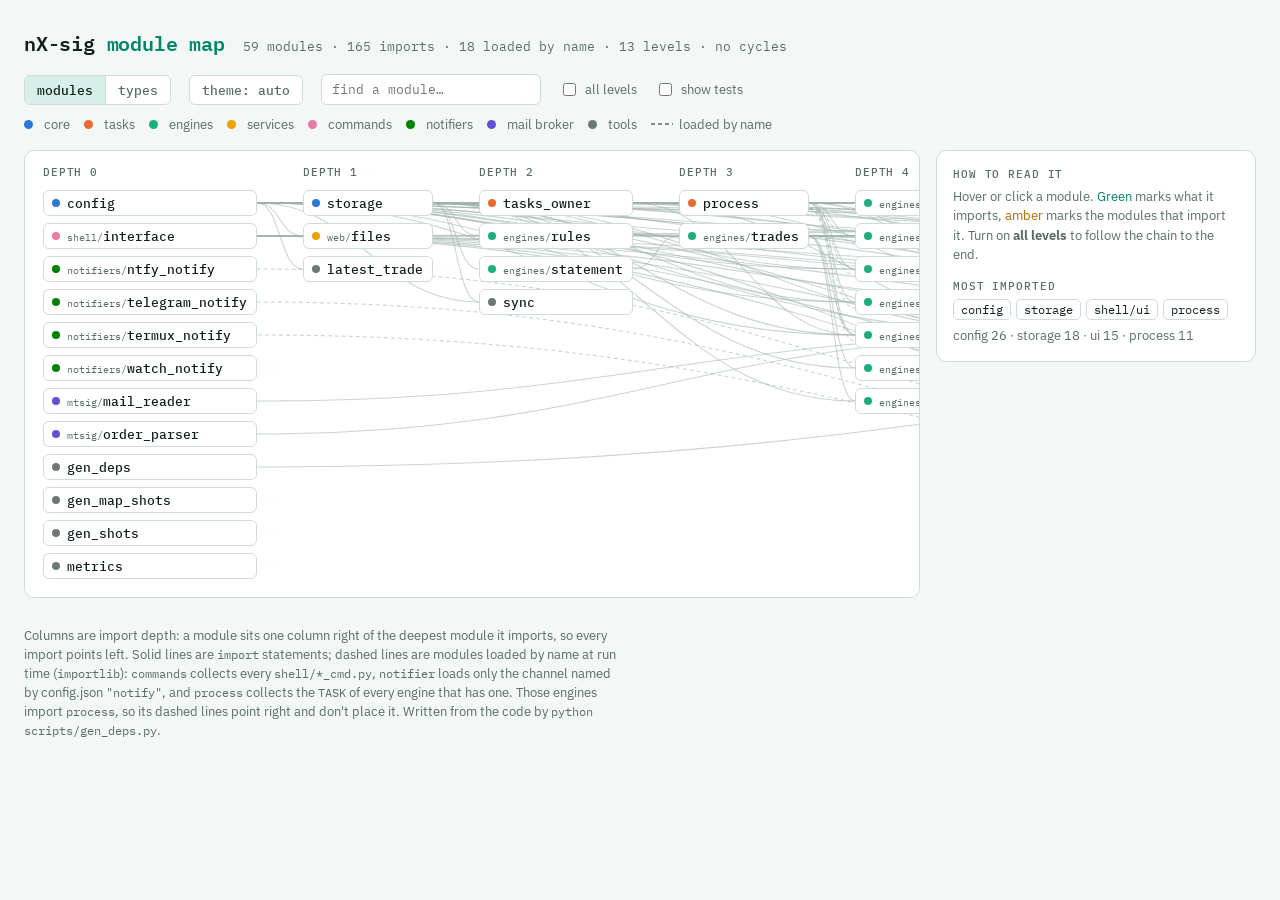
<file: assets/modules.html>
<!doctype html>
<!-- the module map of nX-sig, open it in a browser.
     the modules between BEGIN and END are written by
     scripts/gen_deps.py from the code, the rest is
     edited by hand -->
<html lang="en">
<head>
<meta charset="utf-8">
<meta name="viewport" content="width=device-width, initial-scale=1">
<title>nX-sig Module Map</title>
<link rel="preconnect" href="https://fonts.googleapis.com">
<link rel="preconnect" href="https://fonts.gstatic.com" crossorigin>
<link rel="stylesheet" href="https://fonts.googleapis.com/css2?family=IBM+Plex+Mono:wght@400;500;600&family=IBM+Plex+Sans:wght@400;500;600&display=swap">
<script>
  // the theme chosen with the theme button, before the page is drawn, so
  // it doesn't flash in the other one; none: the system's
  try {
    const t = localStorage.getItem("nx-sig-map-theme");
    if (t === "light" || t === "dark") document.documentElement.dataset.theme = t;
  } catch (e) {}
</script>
<style>
/* layout: header + controls, then the layered graph (columns = import depth, left to right) beside a detail panel */
:root {
  --bg: #f3f7f6;
  --surface: #ffffff;
  --fg: #12201c;
  --muted: #5a6c67;
  --line: #cfdbd7;
  --edge: #9fb3ad;
  --accent: #00866a;      /* what the module imports */
  --accent-soft: #d6efe8;
  --user: #b06a00;        /* what imports the module */
  --user-soft: #f6e6cc;
  /* the types, in GROUPS order: a validated categorical palette (light and
     dark steps of the same hues), tools and tests a recessive gray */
  --g-core: #2a78d6;
  --g-tasks: #eb6834;
  --g-engine: #1baf7a;
  --g-services: #eda100;
  --g-shell: #e87ba4;
  --g-notify: #008300;
  --g-mtsig: #6250d6;
  --g-tools: #6b7874;
  --g-tests: #8c8f8e;
  --mono: "IBM Plex Mono", ui-monospace, "SFMono-Regular", Menlo, Consolas, monospace;
  --sans: "IBM Plex Sans", system-ui, -apple-system, "Segoe UI", Roboto, sans-serif;
}
@media (prefers-color-scheme: dark) {
  :root:not([data-theme="light"]) {
    --bg: #0f1614; --surface: #16201d; --fg: #e3ece9; --muted: #93a6a0;
    --line: #2a3833; --edge: #3f524c; --accent: #3fd3ae; --accent-soft: #143a31;
    --user: #f0a93a; --user-soft: #3a2c12;
    --g-core: #3987e5; --g-tasks: #d95926; --g-engine: #199e70; --g-services: #c98500;
    --g-shell: #d55181; --g-notify: #008300; --g-mtsig: #9085e9;
    --g-tools: #9aa8a4; --g-tests: #7b807e;
    color-scheme: dark;
  }
}
:root[data-theme="dark"] {
  --bg: #0f1614; --surface: #16201d; --fg: #e3ece9; --muted: #93a6a0;
  --line: #2a3833; --edge: #3f524c; --accent: #3fd3ae; --accent-soft: #143a31;
  --user: #f0a93a; --user-soft: #3a2c12;
  --g-core: #3987e5; --g-tasks: #d95926; --g-engine: #199e70; --g-services: #c98500;
  --g-shell: #d55181; --g-notify: #008300; --g-mtsig: #9085e9;
  --g-tools: #9aa8a4; --g-tests: #7b807e;
  color-scheme: dark;
}
* { box-sizing: border-box; }
body {
  background: var(--bg); color: var(--fg); font-family: var(--sans);
  font-size: 14px; line-height: 1.5;
  padding-left: max(16px, env(safe-area-inset-left, 0px));
  padding-right: max(16px, env(safe-area-inset-right, 0px));
  padding-block: 20px 32px;
}
.wrap { max-width: 1600px; margin: 0 auto; display: flex; flex-direction: column; gap: 16px; }
header { display: flex; flex-wrap: wrap; align-items: baseline; gap: 6px 18px; }
h1 { font-family: var(--mono); font-weight: 600; font-size: 20px; margin: 0; letter-spacing: -0.01em; }
h1 span { color: var(--accent); }
.stats { color: var(--muted); font-family: var(--mono); font-size: 12.5px; font-variant-numeric: tabular-nums; }
.controls { display: flex; flex-wrap: wrap; gap: 10px 18px; align-items: center; }
.search { font: 13px var(--mono); color: var(--fg); background: var(--surface); border: 1px solid var(--line);
  border-radius: 6px; padding: 6px 10px; width: 220px; max-width: 100%; }
.search:focus-visible { outline: 2px solid var(--accent); outline-offset: 1px; }
label.toggle { display: inline-flex; gap: 6px; align-items: center; color: var(--muted); font-size: 13px; cursor: pointer; }
label.toggle input { accent-color: var(--accent); }
.legend { display: flex; flex-wrap: wrap; gap: 6px 14px; font-size: 12.5px; color: var(--muted); }
.legend i { display: inline-block; width: 9px; height: 9px; border-radius: 50%; margin-right: 5px; vertical-align: 0; }
.legend .key { display: inline-flex; align-items: center; gap: 6px; }
.legend svg { overflow: visible; }

.main { display: grid; grid-template-columns: minmax(0, 1fr) 320px; gap: 16px; align-items: start; }
@media (max-width: 960px) { .main { grid-template-columns: minmax(0, 1fr); } }
.graph-wrap { overflow-x: auto; background: var(--surface); border: 1px solid var(--line); border-radius: 10px; min-width: 0; }
.graph { position: relative; display: flex; gap: 46px; padding: 14px 18px 18px; width: max-content; }
.graph svg.edges { position: absolute; left: 0; top: 0; pointer-events: none; overflow: visible; }
.col { display: flex; flex-direction: column; gap: 7px; position: relative; z-index: 1; }
.col-head { font: 500 10.5px var(--mono); color: var(--muted); text-transform: uppercase; letter-spacing: 0.08em; margin-bottom: 4px; }
.node {
  font: 500 12.5px var(--mono); color: var(--fg); background: var(--surface);
  border: 1px solid var(--line); border-radius: 6px; padding: 4px 9px 4px 8px; text-align: left;
  cursor: pointer; display: flex; align-items: center; gap: 7px; white-space: nowrap;
  transition: opacity .15s, background-color .15s, border-color .15s;
}
.node i { width: 8px; height: 8px; border-radius: 50%; flex: none; background: var(--gc); }
.node small { color: var(--muted); font-weight: 400; }
.node:hover { border-color: var(--fg); }
.node:focus-visible { outline: 2px solid var(--accent); outline-offset: 2px; }
.node.is-focus { border-color: var(--fg); box-shadow: 0 0 0 1px var(--fg); }
.node.is-dep { background: var(--accent-soft); border-color: var(--accent); }
.node.is-user { background: var(--user-soft); border-color: var(--user); }
.node.is-match { box-shadow: 0 0 0 2px var(--accent); }
.node.is-dim { opacity: .28; }
path.e { fill: none; stroke: var(--edge); stroke-width: 1.1; opacity: .55; transition: opacity .15s; }
path.e.dyn { stroke-dasharray: 4 3; }
path.e.out { stroke: var(--accent); stroke-width: 1.8; opacity: 1; }
path.e.in { stroke: var(--user); stroke-width: 1.8; opacity: 1; }
path.e.dim { opacity: .08; }

.panel { background: var(--surface); border: 1px solid var(--line); border-radius: 10px; padding: 16px; display: flex; flex-direction: column; gap: 14px; min-width: 0; }
.panel h2 { font: 600 16px var(--mono); margin: 0; display: flex; align-items: center; gap: 8px; overflow-wrap: anywhere; }
.panel h2 i { width: 10px; height: 10px; border-radius: 50%; background: var(--gc); flex: none; }
.panel .path { font: 12px var(--mono); color: var(--muted); margin-top: 2px; }
.panel p { margin: 0; }
.panel h3 { font: 500 11px var(--mono); text-transform: uppercase; letter-spacing: 0.08em; color: var(--muted); margin: 0 0 6px; }
.panel h3 b { color: var(--fg); font-weight: 600; }
.chips { display: flex; flex-wrap: wrap; gap: 5px; }
.chip { font: 12px var(--mono); border-radius: 5px; padding: 2px 7px; cursor: pointer; border: 1px solid var(--line); background: transparent; color: var(--fg); }
.chip.dep { border-color: var(--accent); }
.chip.user { border-color: var(--user); }
.chip.dynamic { border-style: dashed; }
.chip:focus-visible { outline: 2px solid var(--accent); outline-offset: 1px; }
.none { color: var(--muted); font-size: 13px; }
.totals { display: grid; grid-template-columns: 1fr 1fr; gap: 8px; }
.totals div { border: 1px solid var(--line); border-radius: 6px; padding: 6px 9px; }
.totals b { font: 600 18px var(--mono); display: block; font-variant-numeric: tabular-nums; }
.totals span { font-size: 12px; color: var(--muted); }
.hint { color: var(--muted); font-size: 13px; }
.foot { color: var(--muted); font-size: 12.5px; max-width: 75ch; }
.foot code { font-family: var(--mono); font-size: 12px; }
.views { display: inline-flex; border: 1px solid var(--line); border-radius: 6px; overflow: hidden; }
.views button { font: 500 12.5px var(--mono); color: var(--muted); background: var(--surface); border: 0; padding: 6px 12px; cursor: pointer; }
.views button + button { border-left: 1px solid var(--line); }
.views button[aria-pressed="true"] { color: var(--fg); background: var(--accent-soft); }
.theme { font: 500 12.5px var(--mono); color: var(--muted); background: var(--surface); border: 1px solid var(--line); border-radius: 6px; padding: 6px 12px; cursor: pointer; }
.theme:hover { color: var(--fg); }
.theme:focus-visible { outline: 2px solid var(--accent); outline-offset: 1px; }
.views button:focus-visible { outline: 2px solid var(--accent); outline-offset: -2px; }
/* the types view: a staircase, one row per type, placed by JS; the panel
   goes below the graph, which takes the whole width */
.main.types { grid-template-columns: minmax(0, 1fr); }
.graph.types { display: block; padding: 0; }
.graph.types .col-head { position: absolute; top: 14px; z-index: 1; }
.tnode { position: absolute; z-index: 1; width: 150px; flex-direction: column; align-items: flex-start; gap: 1px; padding: 7px 10px; white-space: normal; }
.tnode .tname { display: flex; align-items: center; gap: 7px; font-size: 13px; font-weight: 600; }
.tnode small { font-size: 11px; line-height: 1.35; }
text.elabel { font: 600 11px var(--mono); fill: var(--muted); paint-order: stroke; stroke: var(--surface); stroke-width: 4px; stroke-linejoin: round; text-anchor: middle; dominant-baseline: middle; transition: opacity .15s; }
text.elabel.out { fill: var(--accent); }
text.elabel.in { fill: var(--user); }
text.elabel.dim { opacity: .15; }
@media (prefers-reduced-motion: reduce) { * { transition: none !important; } }
</style>
</head>
<body>

<div class="wrap">
  <header>
    <h1>nX-sig <span>module map</span></h1>
    <div class="stats" id="stats"></div>
  </header>

  <div class="controls">
    <div class="views" role="group" aria-label="View">
      <button type="button" id="view-modules" aria-pressed="true">modules</button>
      <button type="button" id="view-types" aria-pressed="false">types</button>
    </div>
    <button type="button" class="theme" id="theme" title="light, dark or the system's"></button>
    <input class="search" id="search" type="search" placeholder="find a module…" aria-label="Find a module" autocomplete="off">
    <label class="toggle"><input type="checkbox" id="transitive"> all levels</label>
    <label class="toggle"><input type="checkbox" id="tests"> show tests</label>
    <div class="legend" id="legend"></div>
  </div>

  <div class="main">
    <div class="graph-wrap">
      <div class="graph" id="graph">
        <svg class="edges" id="edges" aria-hidden="true"></svg>
      </div>
    </div>
    <aside class="panel" id="panel" aria-live="polite"></aside>
  </div>

  <p class="foot" id="foot-modules">Columns are import depth: a module sits one column right of the deepest module it imports, so every import points left. Solid lines are <code>import</code> statements; dashed lines are modules loaded by name at run time (<code>importlib</code>): <code>commands</code> collects every <code>shell/*_cmd.py</code>, <code>notifier</code> loads only the channel named by config.json <code>"notify"</code>, and <code>process</code> collects the <code>TASK</code> of every engine that has one. Those engines import <code>process</code>, so its dashed lines point right and don't place it. Written from the code by <code>python scripts/gen_deps.py</code>.</p>
  <p class="foot" id="foot-types" hidden>One box per type of module. An arrow goes from a type to a type its modules import; its number and width are how many imports, and a dashed arrow is one made only of modules loaded by name. Imports between modules of the same type are counted in its box. Columns are import depth, as in the modules view; <code>tasks</code> loading the engines points right. Click a module in the panel to see it in the modules view. Written from the code by <code>python scripts/gen_deps.py</code>.</p>
</div>

<script>
const GROUPS = {
  core:     ["core",        "config, data on disk"],
  tasks:    ["tasks",       "background tasks, the device that runs them"],
  engine:   ["engines",     "the logic of each kind of data"],
  services: ["services",    "the background processes, the web server's parts (web/)"],
  shell:    ["commands",    "the shell and its commands"],
  notify:   ["notifiers",   "message channels"],
  mtsig:    ["mail broker", "broker emails into trades"],
  tools:    ["tools",       "scripts and docs"],
  tests:    ["tests",       ""],
};

// id: [group, text, imports, loaded by name]
// BEGIN modules, written by gen_deps.py
const MODS = {
  "check_style": ["tools", "Check the code style rules of CODE_STYLE.md", ["gen_deps", "gen_docs"], []],
  "commands": ["shell", "Interactive shell for nX-sig, started with ./nxshell", ["config", "engines/demo", "engines/demo_prices", "process", "shell/chart_cmd", "shell/demo_cmd", "shell/interface", "shell/notify_cmd", "shell/overview_cmd", "shell/terminal_cmd", "shell/ui"], ["shell/alert_cmd", "shell/base_trade_cmd", "shell/ladder_cmd", "shell/mail_cmd", "shell/rule_cmd", "shell/stocks_cmd", "shell/tasks_cmd", "shell/trade_cmd", "shell/web_cmd"]],
  "config": ["core", "Reads config.json once, at the first import, and gives every module its settings through typed accessors with their defaults", [], []],
  "gen_deps": ["tools", "Writes the module map, assets/modules.html, from the imports of the code, so the map and the code say the same", [], []],
  "gen_docs": ["tools", "Writes COMMANDS.md from the help texts of the shell, so the docs and 'help' say the same", ["commands", "storage"], []],
  "gen_map_shots": ["tools", "Takes the module map pictures of README.md (assets/map-*.png) from assets/modules.html in a headless Chromium, so they can be made again when the map changes", [], []],
  "gen_shots": ["tools", "Writes the demo pictures of README.md (assets/demo-*.svg) from a real run of ./nxdemo, so they can be made again when the output changes", [], []],
  "latest_trade": ["tools", "Prints the latest prices of config \"indices\" once", ["config"], []],
  "metrics": ["tools", "The metrics engine of nX-sig", [], []],
  "process": ["tasks", "The background tasks, BackgroundTask (the base class of the ladders, the alerts, the mail broker, the web server and the demo prices), the loop of their services and the process helpers", ["storage", "tasks_owner"], ["engines/alerts", "engines/demo_prices", "engines/ladder", "engines/mail_broker", "engines/web"]],
  "storage": ["core", "Reads and writes all nX-sig data in config \"storage_dir\" (csv files for trades, json files for rules and the watcher)", ["config"], []],
  "sync": ["tools", "Keeps the data folder (config \"storage_dir\") the same on the phone (Termux) and the PC (Linux) with Syncthing", ["config", "storage"], []],
  "tasks_owner": ["tasks", "Only one device runs the background tasks (the mail broker, the ladders and the alerts)", ["storage"], []],
  "engines/alerts": ["engine", "The alerts engine, price alerts for the basetrades and the gain of the held stocks, checked by one background process, services/alert_service.py", ["config", "engines/trades", "process", "storage", "tasks_owner"], []],
  "engines/basetrades": ["engine", "The basetrades engine, the last price you bought each stock at, one per stock", ["engines/trades", "storage"], []],
  "engines/chart": ["engine", "The chart engine, a stock's prices over a period with its average buy price and trades; the shell's 'chart' draws them for the terminal, one * per price, the web's chart page in the browser", ["config", "engines/prices", "engines/trades"], []],
  "engines/demo": ["engine", "The demo engine, the sample data of ./nxdemo, which runs nX-sig without keys or accounts", ["config", "engines/alerts", "engines/demo_prices", "engines/ladder", "storage"], []],
  "engines/demo_prices": ["engine", "The demo's prices, a random walk per stock, so ./nxdemo needs no keys and no network", ["config", "process", "storage"], []],
  "engines/ladder": ["engine", "The ladders engine, price-step alerts for one stock; every ladder runs as its own process, services/ladder_service.py", ["config", "process", "storage"], []],
  "engines/mail_broker": ["engine", "The mail broker engine, starts and stops scripts/mtsig/order_watcher.py, which records broker order emails as trades", ["config", "process", "storage"], []],
  "engines/overview": ["engine", "Everything 'status' shows, in one place, for the shell and the web page", ["config", "engines/alerts", "engines/ladder", "engines/mail_broker", "engines/positions", "engines/trades", "engines/web", "tasks_owner"], []],
  "engines/positions": ["engine", "The stocks you hold and their gain/loss at given prices, for the shell ('status', 'xtop', 'ls stocks') and the web page", ["engines/trades", "storage"], []],
  "engines/prices": ["engine", "The prices engine, the market prices of config[\"indices\"] from Alpaca (the latest trade of each, and their bars), once or polled in a background thread; the only module that requests prices", ["config", "engines/demo_prices"], []],
  "engines/rules": ["engine", "The rules engine, your personal trading rules", ["storage"], []],
  "engines/statement": ["engine", "Read the trades out of a bank statement csv", ["storage"], []],
  "engines/trades": ["engine", "The trades engine, your buys and sells and what they add up to", ["config", "engines/statement", "storage"], []],
  "engines/web": ["engine", "The web server engine, the main page (the positions with their live gain/loss, the tasks, the last trades), served by one background process, services/web_service.py", ["config", "process", "storage"], []],
  "services/alert_service": ["services", "The alerts process, checks the prices every INTERVAL seconds and notifies each crossing of the alerts (engines/alerts.py starts and stops it)", ["engines/alerts", "engines/basetrades", "engines/prices", "notifiers/notifier", "process"], []],
  "services/demo_prices_service": ["services", "The demo's prices process, moves the prices every \"interval\" seconds (demo/config.json \"demo\") while the demo shell or a background task of the demo runs (engines/demo_prices.py starts it)", ["config", "engines/demo_prices", "process"], []],
  "services/ladder_service": ["services", "The process of one ladder, checks the price every INTERVAL seconds and notifies each level passed (engines/ladder.py starts and stops it)", ["engines/ladder", "engines/prices", "notifiers/notifier", "process"], []],
  "services/web_service": ["services", "The web server process (engines/web.py starts it)", ["config", "engines/web", "process", "web/api", "web/files", "web/price_cache"], []],
  "web/api": ["services", "The JSON the web pages ask for", ["config", "engines/alerts", "engines/basetrades", "engines/chart", "engines/ladder", "engines/overview", "engines/positions", "engines/trades", "notifiers/notifier", "storage", "web/price_cache"], []],
  "web/files": ["services", "The files of the web pages the server sends, from the folder web/ (the pages, their style and scripts, the fonts) and assets/logo.svg", ["config"], []],
  "web/price_cache": ["services", "The prices of the web pages, fetched by a thread while a page watches", ["engines/prices"], []],
  "notifiers/demo_notify": ["notify", "The notify channel of the demo (./nxdemo), used instead of config.json \"notify\" (see notifier.py)", ["engines/demo"], []],
  "notifiers/notifier": ["notify", "Sends the ladder and alert messages through the channel of config.json \"notify\"", ["config"], ["notifiers/telegram_notify", "notifiers/termux_notify", "notifiers/ntfy_notify", "notifiers/demo_notify"]],
  "notifiers/ntfy_notify": ["notify", "A push notification through ntfy.sh, the notify channel \"ntfy\" of config.json (see notifier.py)", [], []],
  "notifiers/telegram_notify": ["notify", "A message through a Telegram bot, the notify channel \"telegram\" of config.json (see notifier.py)", [], []],
  "notifiers/termux_notify": ["notify", "A message as an Android notification through Termux:API, the notify channel \"termux\" of config.json (see notifier.py)", [], []],
  "notifiers/watch_notify": ["notify", "Notification server for a Garmin watch", [], []],
  "shell/alert_cmd": ["shell", "The shell side of the price alerts, the engine is engines/alerts.py", ["engines/alerts", "notifiers/notifier", "shell/interface", "shell/ui", "tasks_owner"], []],
  "shell/base_trade_cmd": ["shell", "The basetrades, the last price you bought each stock at", ["engines/basetrades", "shell/alert_cmd", "shell/interface", "shell/ui"], []],
  "shell/chart_cmd": ["shell", "The price of a stock over a period", ["engines/chart", "shell/ui"], []],
  "shell/demo_cmd": ["shell", "The shell side of the demo (./nxdemo)", ["config", "engines/demo", "engines/demo_prices", "shell/ui"], []],
  "shell/interface": ["shell", "What a command module implements", [], []],
  "shell/ladder_cmd": ["shell", "The shell side of the ladders, the engine is engines/ladder.py", ["engines/ladder", "notifiers/notifier", "shell/interface", "shell/ui", "tasks_owner"], []],
  "shell/mail_cmd": ["shell", "The shell side of the mail broker (order_watcher.py, engines/mail_broker.py starts and stops it)", ["config", "engines/mail_broker", "shell/interface", "shell/ui", "tasks_owner"], []],
  "shell/notify_cmd": ["shell", "Sends a test message through the config \"notify\" channel (notifiers/notifier.py)", ["notifiers/notifier", "shell/ui"], []],
  "shell/overview_cmd": ["shell", "The commands that span the features", ["config", "engines/positions", "engines/prices", "shell/alert_cmd", "shell/demo_cmd", "shell/mail_cmd", "shell/tasks_cmd", "shell/ui", "shell/web_cmd"], []],
  "shell/rule_cmd": ["shell", "Your personal trading rules", ["engines/rules", "shell/interface", "shell/ui"], []],
  "shell/stocks_cmd": ["shell", "The stocks you hold", ["engines/positions", "shell/interface", "shell/ui"], []],
  "shell/tasks_cmd": ["shell", "The background tasks, every one runs as its own process", ["shell/interface", "shell/ui", "tasks_owner"], []],
  "shell/terminal_cmd": ["shell", "The terminal the shell runs in", ["config", "shell/ui", "tasks_owner"], []],
  "shell/trade_cmd": ["shell", "The trades, your buys and sells", ["engines/trades", "shell/interface", "shell/ui"], []],
  "shell/ui": ["shell", "The look of the shell and the helpers every command module shares", ["config", "engines/prices", "storage"], []],
  "shell/web_cmd": ["shell", "The shell side of the web server, the engine is engines/web.py", ["config", "engines/web", "shell/interface", "shell/ui"], []],
  "mtsig/mail_reader": ["mtsig", "Fetch and watch messages in an IMAP mailbox", [], []],
  "mtsig/order_parser": ["mtsig", "Parse broker order emails", [], []],
  "mtsig/order_watcher": ["mtsig", "Records broker order emails as trades", ["config", "engines/mail_broker", "engines/trades", "mtsig/mail_reader", "mtsig/order_parser", "process", "storage", "tasks_owner"], []],
  "tests/test_alerts": ["tests", "Tests of scripts/engines/alerts.py and scripts/services/alert_service.py", ["config", "engines/alerts", "services/alert_service", "storage", "tasks_owner"], []],
  "tests/test_basetrades": ["tests", "Tests of scripts/engines/basetrades.py", ["engines/basetrades", "engines/trades", "storage"], []],
  "tests/test_chart": ["tests", "Tests of scripts/engines/chart.py", ["config", "engines/chart", "engines/prices", "engines/trades", "storage"], []],
  "tests/test_config": ["tests", "Tests of scripts/config.py", ["config"], []],
  "tests/test_demo": ["tests", "Tests of scripts/engines/demo.py and the demo settings (demo/config.json, demo/seed/)", ["config", "engines/alerts", "engines/basetrades", "engines/demo", "engines/ladder", "engines/rules", "engines/trades", "storage"], []],
  "tests/test_demo_prices": ["tests", "Tests of scripts/engines/demo_prices.py and the demo settings in config.py", ["config", "engines/demo_prices", "engines/prices", "process", "services/demo_prices_service", "storage"], []],
  "tests/test_ladder": ["tests", "Tests of scripts/engines/ladder.py", ["engines/ladder"], []],
  "tests/test_mail_broker": ["tests", "Tests of scripts/engines/mail_broker.py", ["config", "engines/mail_broker", "process", "storage", "tasks_owner"], []],
  "tests/test_notifier": ["tests", "Tests of scripts/notifiers/notifier.py", ["config", "engines/demo", "notifiers/demo_notify", "notifiers/notifier", "notifiers/ntfy_notify", "notifiers/termux_notify", "storage"], []],
  "tests/test_order_parser": ["tests", "Tests of scripts/mtsig/order_parser.py", ["mtsig/order_parser"], []],
  "tests/test_overview": ["tests", "Tests of scripts/engines/overview.py", ["config", "engines/alerts", "engines/ladder", "engines/mail_broker", "engines/overview", "engines/trades", "engines/web", "storage", "tasks_owner"], []],
  "tests/test_positions": ["tests", "Tests of scripts/engines/positions.py", ["config", "engines/positions", "engines/trades", "storage"], []],
  "tests/test_process": ["tests", "Tests of scripts/process.py", ["engines/alerts", "engines/demo_prices", "engines/ladder", "engines/mail_broker", "engines/web", "process"], []],
  "tests/test_rules": ["tests", "Tests of scripts/engines/rules.py", ["engines/rules", "storage"], []],
  "tests/test_shell": ["tests", "Tests of the nxshell commands", ["commands", "config", "engines/alerts", "engines/basetrades", "engines/chart", "engines/demo", "engines/demo_prices", "engines/ladder", "engines/mail_broker", "engines/prices", "engines/trades", "engines/web", "notifiers/notifier", "notifiers/telegram_notify", "notifiers/termux_notify", "process", "shell/alert_cmd", "shell/demo_cmd", "shell/notify_cmd", "shell/overview_cmd", "shell/terminal_cmd", "shell/ui", "storage", "tasks_owner"], []],
  "tests/test_statement": ["tests", "Tests of scripts/engines/statement.py", ["engines/statement", "storage"], []],
  "tests/test_storage": ["tests", "Tests of scripts/storage.py", ["storage"], []],
  "tests/test_sync": ["tests", "Tests of scripts/sync.py", ["sync"], []],
  "tests/test_tasks_owner": ["tests", "Tests of scripts/tasks_owner.py", ["storage", "tasks_owner"], []],
  "tests/test_trades": ["tests", "Tests of scripts/engines/trades.py", ["config", "engines/trades", "storage"], []],
  "tests/test_web": ["tests", "Config \"web\", scripts/engines/web.py, scripts/services/web_service.py and scripts/web/", ["config", "engines/alerts", "engines/basetrades", "engines/chart", "engines/ladder", "engines/overview", "engines/prices", "engines/trades", "engines/web", "process", "services/web_service", "storage", "tasks_owner", "web/api", "web/files", "web/price_cache"], []],
};
// END modules
const GROUP_ORDER = Object.keys(GROUPS);

const $ = id => document.getElementById(id);
const graph = $("graph"), svg = $("edges"), panel = $("panel");
const state = {
  view: "modules", selected: null, hovered: null,
  tSelected: null, tHovered: null,
  transitive: false, tests: false, query: "",
};
let ids = [], edges = [], nodeEls = {}, edgeEls = [], level = {};
// what the panel shows: it is redrawn only when that changes, so a click
// on one of its chips isn't lost to a redraw on blur
let shown = null;
function showPanel(key, render) {
  if (key === shown) return;
  shown = key;
  render();
}

function visible() {
  return Object.keys(MODS).filter(id => state.tests || MODS[id][0] !== "tests");
}
const imports = id => MODS[id][2];
const loads = id => MODS[id][3] || [];
const allDeps = id => [...imports(id), ...loads(id)];
const users = id => ids.filter(u => allDeps(u).includes(id));
// what places a module: its imports, and what it loads by name unless that
// imports it back (process loads the engines, which import process)
const layoutDeps = id =>
  [...imports(id), ...loads(id).filter(d => !closure(d, imports).has(id))];
const label = id => id.includes("/") ? id.split("/")[1] : id;
const prefix = id => id.includes("/") ? id.split("/")[0] + "/" : "";
const fileOf = id =>
  (id.startsWith("tests/") ? "" : "scripts/") + id + ".py";

function levels() {
  const lv = {}, visiting = new Set();
  let cycle = false;
  const walk = id => {
    if (id in lv) return lv[id];
    if (visiting.has(id)) { cycle = true; return 0; }
    visiting.add(id);
    const d = layoutDeps(id).filter(x => ids.includes(x));
    lv[id] = d.length ? 1 + Math.max(...d.map(walk)) : 0;
    visiting.delete(id);
    return lv[id];
  };
  ids.forEach(walk);
  return { lv, cycle };
}

function closure(id, next) {
  const seen = new Set(), stack = [...next(id)];
  while (stack.length) {
    const x = stack.pop();
    if (seen.has(x) || !ids.includes(x)) continue;
    seen.add(x);
    stack.push(...next(x));
  }
  return seen;
}

function buildModules() {
  ids = visible();
  edges = [];
  ids.forEach(id => {
    imports(id).forEach(d => ids.includes(d) && edges.push({ from: id, to: d, dyn: false }));
    loads(id).forEach(d => ids.includes(d) && edges.push({ from: id, to: d, dyn: true }));
  });
  const { lv, cycle } = levels();
  level = lv;
  const depth = Math.max(...Object.values(lv));
  const cols = Array.from({ length: depth + 1 }, () => []);
  ids.forEach(id => cols[lv[id]].push(id));

  // order: column 0 by group, later columns by where their imports sit
  const pos = {};
  cols.forEach((col, c) => {
    col.sort((a, b) => {
      const ga = GROUP_ORDER.indexOf(MODS[a][0]), gb = GROUP_ORDER.indexOf(MODS[b][0]);
      if (c === 0) return ga - gb || a.localeCompare(b);
      const bary = id => {
        const p = allDeps(id).filter(d => d in pos).map(d => pos[d]);
        return p.length ? p.reduce((s, v) => s + v, 0) / p.length : 99;
      };
      return ga - gb || bary(a) - bary(b) || a.localeCompare(b);
    });
    col.forEach((id, i) => pos[id] = i);
  });

  graph.querySelectorAll(".col, .tnode, .types-head").forEach(el => el.remove());
  graph.classList.remove("types");
  graph.style.width = graph.style.height = "";
  nodeEls = {};
  cols.forEach((col, c) => {
    const el = document.createElement("div");
    el.className = "col";
    el.innerHTML = `<div class="col-head">depth ${c}</div>`;
    col.forEach(id => {
      const b = document.createElement("button");
      b.className = "node";
      b.type = "button";
      b.id = "n-" + id.replace("/", "-");
      b.style.setProperty("--gc", `var(--g-${MODS[id][0]})`);
      b.innerHTML = `<i></i><span>${prefix(id) ? `<small>${prefix(id)}</small>` : ""}${label(id)}</span>`;
      b.addEventListener("mouseenter", () => { state.hovered = id; paint(); });
      b.addEventListener("mouseleave", () => { state.hovered = null; paint(); });
      b.addEventListener("focus", () => { state.hovered = id; paint(); });
      b.addEventListener("blur", () => { state.hovered = null; paint(); });
      b.addEventListener("click", () => select(state.selected === id ? null : id));
      nodeEls[id] = b;
      el.appendChild(b);
    });
    graph.appendChild(el);
  });

  $("stats").textContent =
    `${ids.length} modules · ${edges.filter(e => !e.dyn).length} imports · ` +
    `${edges.filter(e => e.dyn).length} loaded by name · ${depth + 1} levels · ` +
    (cycle ? "has an import cycle" : "no cycles");
  if (state.selected && !ids.includes(state.selected)) state.selected = null;
  draw();
}

function drawModules() {
  const g = graph.getBoundingClientRect();
  svg.setAttribute("width", graph.scrollWidth);
  svg.setAttribute("height", graph.scrollHeight);
  svg.innerHTML = "";
  edgeEls = edges.map(e => {
    const a = nodeEls[e.from].getBoundingClientRect(), b = nodeEls[e.to].getBoundingClientRect();
    // most arrows point left; one to a column further right (a module
    // loaded by name that imports this one) leaves from the right side,
    // a little lower than that import, so both lines show
    const back = level[e.to] >= level[e.from];
    const shift = back ? 6 : 0;
    const y1 = a.top + a.height / 2 - g.top + shift;
    const y2 = b.top + b.height / 2 - g.top + shift;
    const x1 = (back ? a.right : a.left) - g.left;
    const x2 = (back ? b.left : b.right) - g.left;
    const dx = Math.max(24, Math.abs(x1 - x2) * 0.45) * (back ? -1 : 1);
    const p = document.createElementNS("http://www.w3.org/2000/svg", "path");
    p.setAttribute("d", `M${x1},${y1} C${x1 - dx},${y1} ${x2 + dx},${y2} ${x2},${y2}`);
    p.setAttribute("class", "e" + (e.dyn ? " dyn" : ""));
    svg.appendChild(p);
    return p;
  });
  paint();
}

function paintModules() {
  const f = state.hovered || state.selected;
  const deps = f ? (state.transitive ? closure(f, allDeps) : new Set(allDeps(f))) : new Set();
  const usr = f ? (state.transitive ? closure(f, users) : new Set(users(f))) : new Set();
  const q = state.query;
  ids.forEach(id => {
    const el = nodeEls[id];
    el.classList.toggle("is-focus", id === f);
    el.classList.toggle("is-dep", deps.has(id));
    el.classList.toggle("is-user", usr.has(id));
    el.classList.toggle("is-dim", !!f && id !== f && !deps.has(id) && !usr.has(id));
    el.classList.toggle("is-match", !!q && id.includes(q));
    el.setAttribute("aria-pressed", id === state.selected);
  });
  edges.forEach((e, i) => {
    const p = edgeEls[i];
    if (!p) return;
    const out = f && (state.transitive ? (e.from === f || deps.has(e.from)) && deps.has(e.to) : e.from === f);
    const inn = f && (state.transitive ? (e.to === f || usr.has(e.to)) && usr.has(e.from) : e.to === f);
    p.classList.toggle("out", !!out);
    p.classList.toggle("in", !!inn && !out);
    p.classList.toggle("dim", !!f && !out && !inn);
  });
  showPanel(`m|${f}|${state.selected}|${state.transitive}|${ids.length}`, () => renderPanel(f));
}

function chips(list, cls) {
  if (!list.length) return `<div class="none">none</div>`;
  return `<div class="chips">${list.map(([id, extra]) =>
    `<button type="button" class="chip ${cls} ${extra || ""}" data-go="${id}">${id}</button>`).join("")}</div>`;
}

function renderPanel(id) {
  if (!id) {
    const top = ids.map(x => [x, users(x).length]).sort((a, b) => b[1] - a[1]).slice(0, 4);
    panel.innerHTML = `
      <div><h3>How to read it</h3>
      <p class="hint">Hover or click a module. <span style="color:var(--accent)">Green</span> marks what it imports, <span style="color:var(--user)">amber</span> marks the modules that import it. Turn on <b>all levels</b> to follow the chain to the end.</p></div>
      <div><h3>Most imported</h3>${chips(top.map(([x, n]) => [x]), "")}
      <p class="hint" style="margin-top:6px">${top.map(([x, n]) => `${label(x)} ${n}`).join(" · ")}</p></div>`;
    bindChips();
    return;
  }
  const [grp, desc] = MODS[id];
  const imp = imports(id).filter(d => ids.includes(d)), dyn = loads(id).filter(d => ids.includes(d));
  const usr = users(id);
  const tDeps = closure(id, allDeps).size, tUsers = closure(id, users).size;
  panel.innerHTML = `
    <div>
      <h2 style="--gc:var(--g-${grp})"><i></i>${label(id)}</h2>
      <div class="path">${fileOf(id)} · ${GROUPS[grp][0]}</div>
    </div>
    <p>${desc}</p>
    <div><h3>Imports <b>${imp.length}</b></h3>${chips(imp.map(x => [x]), "dep")}</div>
    ${dyn.length ? `<div><h3>Loads by name <b>${dyn.length}</b></h3>${chips(dyn.map(x => [x, "dynamic"]), "dep")}</div>` : ""}
    <div><h3>Imported by <b>${usr.length}</b></h3>${chips(usr.map(x => [x, loads(x).includes(id) ? "dynamic" : ""]), "user")}</div>
    <div class="totals">
      <div><b>${tDeps}</b><span>modules it needs, all levels</span></div>
      <div><b>${tUsers}</b><span>modules that need it, all levels</span></div>
    </div>
    ${state.selected === id ? `<p class="hint">Click it again or press Esc to clear.</p>` : ""}`;
  bindChips();
}

function bindChips() {
  panel.querySelectorAll("[data-go]").forEach(c =>
    c.addEventListener("click", () => { select(c.dataset.go); nodeEls[c.dataset.go].scrollIntoView({ block: "nearest", inline: "nearest", behavior: "smooth" }); }));
}

function select(id) { state.selected = id; state.hovered = null; paint(); }

// ---------------- the types view ----------------
// one box per type; an arrow from a type to each type its modules import,
// numbered and as wide as those imports

let tIds = [], tEdges = [], tNodeEls = {}, tEdgeEls = [], tLevel = {}, tInside = {};
const typeOf = id => MODS[id][0];
const tDeps = g => tEdges.filter(e => e.from === g).map(e => e.to);
const tUsers = g => tEdges.filter(e => e.to === g).map(e => e.from);
const tImportDeps = g => tEdges.filter(e => e.from === g && e.imports).map(e => e.to);
const tModules = g => ids.filter(id => typeOf(id) === g);

function tClosure(g, next) {
  const seen = new Set(), stack = [...next(g)];
  while (stack.length) {
    const x = stack.pop();
    if (seen.has(x)) continue;
    seen.add(x);
    stack.push(...next(x));
  }
  return seen;
}

// the type edges from the module edges of the visible modules
function typeGraph() {
  ids = visible();
  tIds = GROUP_ORDER.filter(g => ids.some(id => typeOf(id) === g));
  const agg = {};
  tInside = {};
  ids.forEach(id => {
    const add = (d, dyn) => {
      if (!ids.includes(d)) return;
      const a = typeOf(id), b = typeOf(d);
      if (a === b) {
        if (!dyn) tInside[a] = (tInside[a] || 0) + 1;
        return;
      }
      const e = agg[a + ">" + b] = agg[a + ">" + b] || { from: a, to: b, imports: 0, loads: 0 };
      e[dyn ? "loads" : "imports"]++;
    };
    imports(id).forEach(d => add(d, false));
    loads(id).forEach(d => add(d, true));
  });
  tEdges = Object.values(agg);
}

function buildTypes() {
  typeGraph();
  // placed by imports, and by loads unless they import back (as in the
  // modules view: tasks loads the engines, which import tasks)
  const placeBy = g => tEdges.filter(e => e.from === g &&
    (e.imports || !tClosure(e.to, tImportDeps).has(g))).map(e => e.to);
  const lv = {}, visiting = new Set();
  let cycle = false;
  const walk = g => {
    if (g in lv) return lv[g];
    if (visiting.has(g)) { cycle = true; return 0; }
    visiting.add(g);
    const d = placeBy(g);
    lv[g] = d.length ? 1 + Math.max(...d.map(walk)) : 0;
    visiting.delete(g);
    return lv[g];
  };
  tIds.forEach(walk);
  tLevel = lv;
  const depth = Math.max(...Object.values(lv));
  // one row per type, by depth then type: a staircase from core at the
  // top left, so no two arrows run along the same line
  const rows = [...tIds].sort((a, b) =>
    lv[a] - lv[b] || GROUP_ORDER.indexOf(a) - GROUP_ORDER.indexOf(b));
  const X0 = 20, Y0 = 44, YSTEP = 74, W = 150;
  // the columns as far apart as the width allows, so the arrows between
  // them have room
  const room = graph.parentElement.clientWidth - 2 * X0 - W - 2;
  const XSTEP = Math.round(Math.min(260, Math.max(165, room / Math.max(depth, 1))));

  graph.querySelectorAll(".col, .tnode, .types-head").forEach(el => el.remove());
  graph.classList.add("types");
  graph.style.width = `${X0 * 2 + depth * XSTEP + W}px`;
  graph.style.height = `${Y0 + rows.length * YSTEP}px`;
  for (let c = 0; c <= depth; c++) {
    const h = document.createElement("div");
    h.className = "col-head types-head";
    h.style.left = `${X0 + c * XSTEP}px`;
    h.textContent = `depth ${c}`;
    graph.appendChild(h);
  }
  tNodeEls = {};
  rows.forEach((g, r) => {
    const n = tModules(g).length, inside = tInside[g] || 0;
    const b = document.createElement("button");
    b.className = "node tnode";
    b.type = "button";
    b.style.left = `${X0 + lv[g] * XSTEP}px`;
    b.style.top = `${Y0 + r * YSTEP}px`;
    b.style.setProperty("--gc", `var(--g-${g})`);
    b.innerHTML = `<span class="tname"><i></i>${GROUPS[g][0]}</span>` +
      `<small>${n} module${n === 1 ? "" : "s"}` +
      (inside ? `<br>${inside} import${inside === 1 ? "" : "s"} inside` : "") + `</small>`;
    b.addEventListener("mouseenter", () => { state.tHovered = g; paint(); });
    b.addEventListener("mouseleave", () => { state.tHovered = null; paint(); });
    b.addEventListener("focus", () => { state.tHovered = g; paint(); });
    b.addEventListener("blur", () => { state.tHovered = null; paint(); });
    b.addEventListener("click", () => selectType(state.tSelected === g ? null : g));
    tNodeEls[g] = b;
    graph.appendChild(b);
  });

  const between = tEdges.reduce((s, e) => s + e.imports, 0);
  const inside = Object.values(tInside).reduce((s, v) => s + v, 0);
  $("stats").textContent =
    `${tIds.length} types · ${between} imports between them · ${inside} inside · ` +
    `${tEdges.reduce((s, e) => s + e.loads, 0)} loaded by name · ` +
    (cycle ? "has an import cycle" : "no cycles");
  if (state.tSelected && !tIds.includes(state.tSelected)) state.tSelected = null;
  draw();
}

function drawTypes() {
  const g = graph.getBoundingClientRect();
  svg.setAttribute("width", graph.scrollWidth);
  svg.setAttribute("height", graph.scrollHeight);
  svg.innerHTML = "";
  const rect = {};
  tIds.forEach(t => rect[t] = tNodeEls[t].getBoundingClientRect());
  const midY = t => rect[t].top + rect[t].height / 2;
  // an arrow leaves its type on the left and reaches the other on the
  // right; one to a column further right (tasks loading the engines)
  // the other way round. where several meet a side, they attach at
  // different heights, in the order of their other ends
  const ends = tEdges.map(e => {
    const back = tLevel[e.to] >= tLevel[e.from];
    return { e, back, from: [e.from, back ? "r" : "l"], to: [e.to, back ? "l" : "r"] };
  });
  const port = {};
  ends.forEach(x => [[x.from, x.e.to], [x.to, x.e.from]].forEach(([[t, side], other]) => {
    (port[t + side] = port[t + side] || []).push([x, other]);
  }));
  const yAt = new Map();
  Object.values(port).forEach(list => {
    list.sort((a, b) => midY(a[1]) - midY(b[1]));
    list.forEach(([x, other], i) => {
      const t = x.e.from === other ? x.e.to : x.e.from, r = rect[t];
      const y = r.top + r.height * (i + 1) / (list.length + 1);
      yAt.set(x.e.from === other ? x.to : x.from, y);
    });
  });
  tEdgeEls = ends.map(({ e, back, from, to }) => {
    const a = rect[e.from], b = rect[e.to];
    const y1 = yAt.get(from) - g.top, y2 = yAt.get(to) - g.top;
    const x1 = (back ? a.right : a.left) - g.left;
    const x2 = (back ? b.left : b.right) - g.left;
    const dx = Math.max(14, Math.abs(x1 - x2) * 0.45) * (back ? -1 : 1);
    const c1 = x1 - dx, c2 = x2 + dx;
    const p = document.createElementNS("http://www.w3.org/2000/svg", "path");
    p.setAttribute("d", `M${x1},${y1} C${c1},${y1} ${c2},${y2} ${x2},${y2}`);
    p.setAttribute("class", "e" + (e.imports ? "" : " dyn"));
    const count = e.imports + e.loads;
    p.style.strokeWidth = (1 + Math.sqrt(count) * 0.9).toFixed(2);
    const title = document.createElementNS("http://www.w3.org/2000/svg", "title");
    title.textContent = `${GROUPS[e.from][0]} → ${GROUPS[e.to][0]}: ` +
      `${e.imports} import${e.imports === 1 ? "" : "s"}` +
      (e.loads ? `, ${e.loads} loaded by name` : "");
    p.appendChild(title);
    svg.appendChild(p);
    // the number near where the arrow leaves its type: the arrows leave
    // at different heights there, so their numbers don't overlap
    const at = (u, p0, p1, p2, p3) =>
      (1 - u) ** 3 * p0 + 3 * (1 - u) ** 2 * u * p1 + 3 * (1 - u) * u * u * p2 + u ** 3 * p3;
    const u = Math.min(0.3, 26 / Math.max(Math.abs(x2 - x1), 1));
    const t = document.createElementNS("http://www.w3.org/2000/svg", "text");
    t.setAttribute("class", "elabel");
    t.setAttribute("x", at(u, x1, c1, c2, x2).toFixed(1));
    t.setAttribute("y", at(u, y1, y1, y2, y2).toFixed(1));
    t.textContent = count;
    svg.appendChild(t);
    return [p, t];
  });
  spreadLabels(tEdgeEls.map(([, t]) => t));
  paint();
}

// push apart the numbers that overlap, up and down, a few rounds
function spreadLabels(labels) {
  const pts = labels.map(t => ({ t, x: +t.getAttribute("x"), y: +t.getAttribute("y") }));
  for (let round = 0; round < 40; round++) {
    let moved = false;
    for (let i = 0; i < pts.length; i++) {
      for (let j = i + 1; j < pts.length; j++) {
        const a = pts[i], b = pts[j];
        const dy = b.y - a.y, gap = 13 - Math.abs(dy);
        if (Math.abs(b.x - a.x) >= 18 || gap <= 0) continue;
        const push = gap / 2 * (dy >= 0 ? 1 : -1);
        a.y -= push;
        b.y += push;
        moved = true;
      }
    }
    if (!moved) break;
  }
  pts.forEach(p => p.t.setAttribute("y", p.y.toFixed(1)));
}

function paintTypes() {
  const f = state.tHovered || state.tSelected;
  const deps = f ? (state.transitive ? tClosure(f, tDeps) : new Set(tDeps(f))) : new Set();
  const usr = f ? (state.transitive ? tClosure(f, tUsers) : new Set(tUsers(f))) : new Set();
  const q = state.query;
  tIds.forEach(g => {
    const el = tNodeEls[g];
    const match = !!q && (GROUPS[g][0].includes(q) || tModules(g).some(id => id.includes(q)));
    el.classList.toggle("is-focus", g === f);
    el.classList.toggle("is-dep", deps.has(g) && g !== f);
    el.classList.toggle("is-user", usr.has(g) && g !== f && !deps.has(g));
    el.classList.toggle("is-dim", !!f && g !== f && !deps.has(g) && !usr.has(g));
    el.classList.toggle("is-match", match);
    el.setAttribute("aria-pressed", g === state.tSelected);
  });
  tEdges.forEach((e, i) => {
    const els = tEdgeEls[i];
    if (!els) return;
    const out = f && (state.transitive ? (e.from === f || deps.has(e.from)) && deps.has(e.to) : e.from === f);
    const inn = f && (state.transitive ? (e.to === f || usr.has(e.to)) && usr.has(e.from) : e.to === f);
    els.forEach(el => {
      el.classList.toggle("out", !!out);
      el.classList.toggle("in", !!inn && !out);
      el.classList.toggle("dim", !!f && !out && !inn);
    });
  });
  showPanel(`t|${f}|${state.tSelected}|${tIds.length}`, () => renderTypePanel(f));
}

function typeChips(list) {
  if (!list.length) return `<div class="none">none</div>`;
  return `<div class="chips">${list.map(([g, n, cls]) =>
    `<button type="button" class="chip ${cls}" data-type="${g}">${GROUPS[g][0]} ${n}</button>`).join("")}</div>`;
}

function renderTypePanel(g) {
  if (!g) {
    panel.innerHTML = `
      <div><h3>How to read it</h3>
      <p class="hint">One box per type of module. An arrow goes from a type to the types its modules import, with how many imports. Hover or click a type: <span style="color:var(--accent)">green</span> marks what it imports, <span style="color:var(--user)">amber</span> what imports it.</p></div>
      <div><h3>Types</h3>${typeChips(tIds.map(x => [x, tModules(x).length, ""]))}</div>`;
    bindTypeChips();
    return;
  }
  const out = tEdges.filter(e => e.from === g), inn = tEdges.filter(e => e.to === g);
  const n = tModules(g).length;
  panel.innerHTML = `
    <div>
      <h2 style="--gc:var(--g-${g})"><i></i>${GROUPS[g][0]}</h2>
      <div class="path">${n} module${n === 1 ? "" : "s"} · ${tInside[g] || 0} imports inside</div>
    </div>
    ${GROUPS[g][1] ? `<p>${GROUPS[g][1]}</p>` : ""}
    <div><h3>Imports from <b>${out.length}</b></h3>${typeChips(out.map(e => [e.to, e.imports + e.loads, "dep" + (e.imports ? "" : " dynamic")]))}</div>
    <div><h3>Imported by <b>${inn.length}</b></h3>${typeChips(inn.map(e => [e.from, e.imports + e.loads, "user" + (e.imports ? "" : " dynamic")]))}</div>
    <div><h3>Modules <b>${n}</b></h3>${chips(tModules(g).map(x => [x]), "")}</div>
    <p class="hint">Click a module to see it in the modules view.${state.tSelected === g ? " Click the type again or press Esc to clear." : ""}</p>`;
  bindTypeChips();
}

function bindTypeChips() {
  panel.querySelectorAll("[data-type]").forEach(c =>
    c.addEventListener("click", () => selectType(c.dataset.type)));
  // a module: to the modules view, selected
  panel.querySelectorAll("[data-go]").forEach(c =>
    c.addEventListener("click", () => {
      setView("modules");
      select(c.dataset.go);
      nodeEls[c.dataset.go].scrollIntoView({ block: "nearest", inline: "nearest" });
    }));
}

function selectType(g) { state.tSelected = g; state.tHovered = null; paint(); }

// ---------------- both views ----------------

const build = () => state.view === "types" ? buildTypes() : buildModules();
const draw = () => state.view === "types" ? drawTypes() : drawModules();
const paint = () => state.view === "types" ? paintTypes() : paintModules();

function setView(view) {
  if (view === state.view) return;
  state.view = view;
  document.querySelector(".main").classList.toggle("types", view === "types");
  $("view-modules").setAttribute("aria-pressed", view === "modules");
  $("view-types").setAttribute("aria-pressed", view === "types");
  $("foot-modules").hidden = view !== "modules";
  $("foot-types").hidden = view !== "types";
  $("search").placeholder = view === "types" ? "find a type or module…" : "find a module…";
  try { localStorage.setItem("nx-sig-map-view", view); } catch (e) {}
  try { history.replaceState(null, "", view === "types" ? "#types" : location.pathname + location.search); } catch (e) {}
  build();
}

$("legend").innerHTML =
  GROUP_ORDER.filter(g => g !== "tests").map(g => `<span class="key"><i style="background:var(--g-${g})"></i>${GROUPS[g][0]}</span>`).join("") +
  `<span class="key"><svg width="22" height="6"><line x1="0" y1="3" x2="22" y2="3" stroke="var(--muted)" stroke-width="1.4" stroke-dasharray="4 3"/></svg>loaded by name</span>`;

$("transitive").addEventListener("change", e => { state.transitive = e.target.checked; paint(); });
$("tests").addEventListener("change", e => { state.tests = e.target.checked; build(); });
$("search").addEventListener("input", e => { state.query = e.target.value.trim().toLowerCase(); paint(); });
$("search").addEventListener("keydown", e => {
  if (e.key !== "Enter" || !state.query) return;
  if (state.view === "types") {
    const q = state.query;
    const hit = tIds.find(g => GROUPS[g][0].startsWith(q)) || tIds.find(g => tModules(g).some(id => id.includes(q)));
    if (hit) selectType(hit);
    return;
  }
  const hit = ids.find(id => label(id).startsWith(state.query)) || ids.find(id => id.includes(state.query));
  if (hit) { select(hit); nodeEls[hit].scrollIntoView({ block: "nearest", inline: "nearest" }); }
});
document.addEventListener("keydown", e => {
  if (e.key !== "Escape") return;
  state.view === "types" ? selectType(null) : select(null);
});
// the theme: the system's (auto), light or dark, in turn, remembered
const THEMES = ["auto", "light", "dark"];
function showTheme() {
  const t = document.documentElement.dataset.theme || "auto";
  $("theme").textContent = `theme: ${t}`;
  $("theme").setAttribute("aria-label", `theme: ${t}, click for the next one`);
}
$("theme").addEventListener("click", () => {
  const now = document.documentElement.dataset.theme || "auto";
  const next = THEMES[(THEMES.indexOf(now) + 1) % THEMES.length];
  if (next === "auto") delete document.documentElement.dataset.theme;
  else document.documentElement.dataset.theme = next;
  try {
    if (next === "auto") localStorage.removeItem("nx-sig-map-theme");
    else localStorage.setItem("nx-sig-map-theme", next);
  } catch (e) {}
  showTheme();
});
showTheme();
$("view-modules").addEventListener("click", () => setView("modules"));
$("view-types").addEventListener("click", () => setView("types"));

// the view: #types in the address, else the one used last
let startView = "modules";
try { startView = localStorage.getItem("nx-sig-map-view") || "modules"; } catch (e) {}
if (location.hash === "#types") startView = "types";
if (location.hash === "#modules") startView = "modules";
buildModules();
setView(startView);
new ResizeObserver(() => draw()).observe(graph);
document.fonts && document.fonts.ready.then(draw);
</script>
</body>
</html>
</file>
